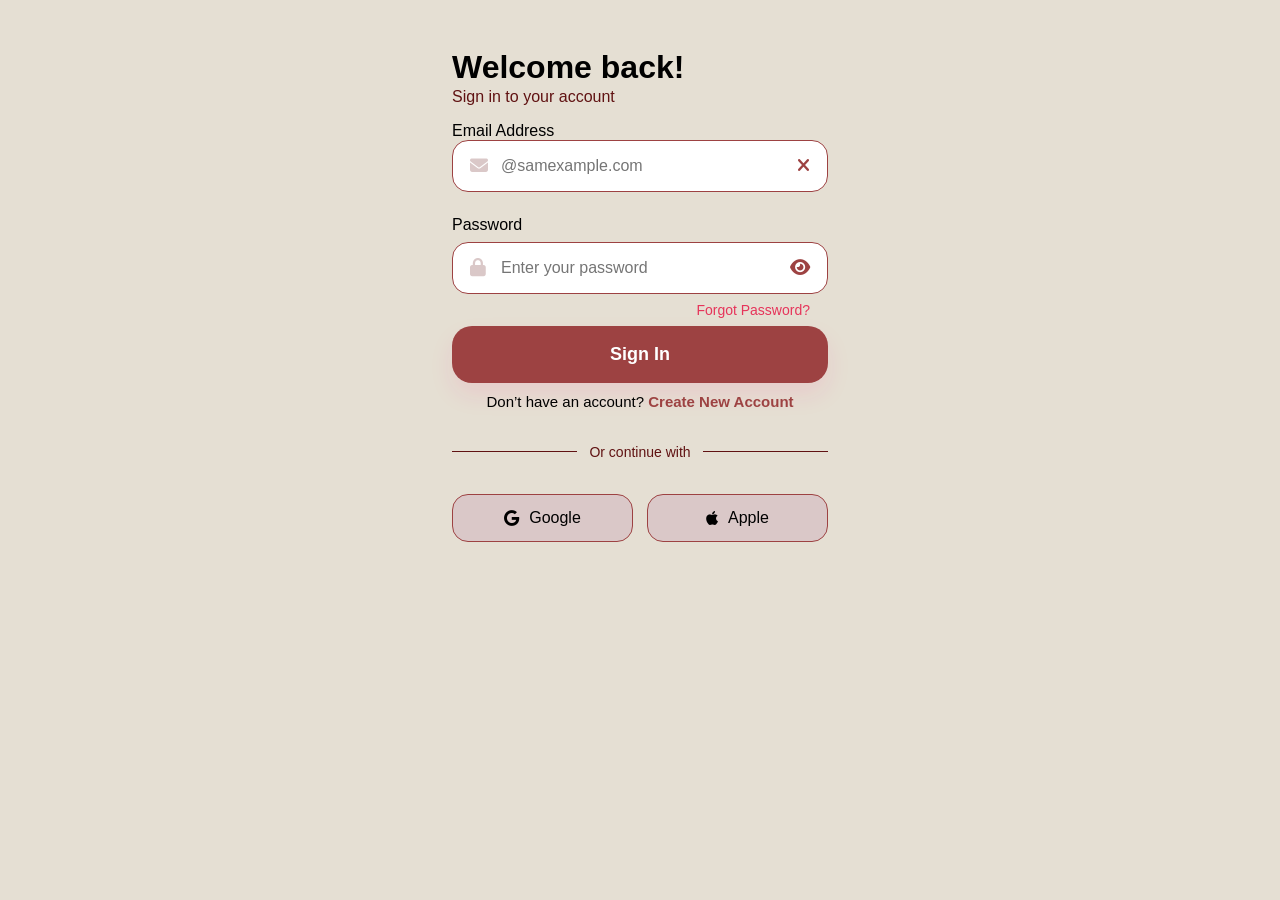
<file: log-in.html>
<!DOCTYPE html>
<html lang="en">
<head>
    <meta charset="UTF-8">
    <meta name="viewport" content="width=device-width, initial-scale=1.0">
     <title>Login</title>
    <link rel="stylesheet" href="https://cdnjs.cloudflare.com/ajax/libs/font-awesome/6.4.0/css/all.min.css" />

  <style>
    * {
      box-sizing: border-box;
      font-family: Poppins Bold, sans-serif;
    }

    body {
      margin: 0;
      background: #E5DFD3;
      display: flex;
      justify-content: center;
    }
.screen {
      width: 100%;
      max-width: 420px;
      padding: 28px 22px 40px;
    }

    .h1 {
      font-size: 34px;
      font-weight: 700;
      text-align: center;
      margin: 0 0 8px;
      color: #9D4242;
    }
    .subtitle {
      color: #601212;
      font-size: 16px;
      margin-top: -20px;
    }

    .label {
      display: block;
      font-weight: 600;
      margin-bottom: 8px;
      color: #0f172a;
    }

    .input-wrapper {
      position: relative;
      margin-bottom: 24px;
    }

    .input-wrapper input {
      width: 100%;
      padding: 16px 48px;
      font-size: 16px;
      border-radius: 16px;
      border: 1.5px solid #9D4242;
      outline: none;
    }

    .input-wrapper i.left {
      position: absolute;
      left: 18px;
      top: 50%; 
      transform: translateY(-50%);
      color: #DAC8C8;
      font-size: 18px;
    }

    .input-wrapper i.right {
      position: absolute;
      right: 18px;
      top: 50%;
      transform: translateY(-50%);
      color: #9D4242;
      font-size: 18px;
      cursor: pointer;
    }

    .password-header {
      display: flex;
      justify-content: space-between;
      align-items: center;
      margin-bottom: 8px;
    }

    .forgot {
      color: #e6345a;
      font-size: 14px;
      text-decoration: none;
      font-weight: 500;
    }
    .input-wrapper .forgot {
      position: absolute;
      right: 18px;
      top: 60%;
      transform: translateY(-100%);
    }

    .signin-btn {
      width: 100%;
      padding: 18px;
      font-size: 18px;
      font-weight: 600;
      color: #fff;
      background: #9D4242;
      border: none;
      border-radius: 20px;
      box-shadow: 0 12px 24px rgba(255, 30, 124, 0.096);
      cursor: pointer;
      bottom: 10px;
      margin-top: 8px;
    }

    .divider {
      display: flex;
      align-items: center;
      margin: 34px 0;
      font-size: 14px;
      color: #601212;
    }

    .divider::before,
    .divider::after {
      content: "";
      flex: 1;
      height: 1px;
      background: #601212;
    }

    .divider span {
      margin: 0 12px;
    }

    .social {
      display: flex;
      gap: 14px;
    }

    .social button {
      flex: 1;
      padding: 14px;
      border-radius: 16px;
      border: 1.5px solid #9D4242;
      background: #DAC8C8;
      font-size: 16px;
      font-weight: 500;
      display: flex;
      align-items: center;
      justify-content: center;
      gap: 10px;
      cursor: pointer;
    }

    .footer {
      margin-top: 10px;
      text-align: center;
      font-size: 15px;
      color: #000000;
    }

    .footer a {
      color: #9D4242;
      font-weight: 600;
      text-decoration: none;
    }
  </style>
<body>
    <div class="screen">
    <h1>Welcome back!</h1>
    <p class="subtitle">Sign in to your account</p>

    <label>Email Address</label>
    <div class="input-wrapper"> 
      <i class="fa-solid fa-envelope left"></i>
      <i class="fa-solid fa-xmark right"></i>
      <input type="email" placeholder="@samexample.com" />
    </div>
    <div class="password-header"
      <label>Password</label>
    </div>
    <div class="input-wrapper">
      <i class="fa-solid fa-lock left"></i>
      <i class="fa-solid fa-eye right"></i>
      <input type="password" placeholder="Enter your password" id="password" name="password" required />
    </div>
    <div class="input-wrapper">
      <a href="#" class="forgot">Forgot Password?</a>
    </div>
    
    <button class="signin-btn">Sign In <span> <a href="../home_screen/homescreen.html"></a> </span></button> 

    <div class="footer">
      Don’t have an account?
    <a href="../auth/sign-up.html">Create New Account</a>
    </div>

    <div class="divider">
      <span>Or continue with</span>
    </div>

    <div class="social">
      <button>
        <i class="fa-brands fa-google"></i>
        Google
      </button>
      <button>
        <i class="fa-brands fa-apple"></i>
        Apple
      </button>
    </div>
  </div>
</body>
</html>
</file>
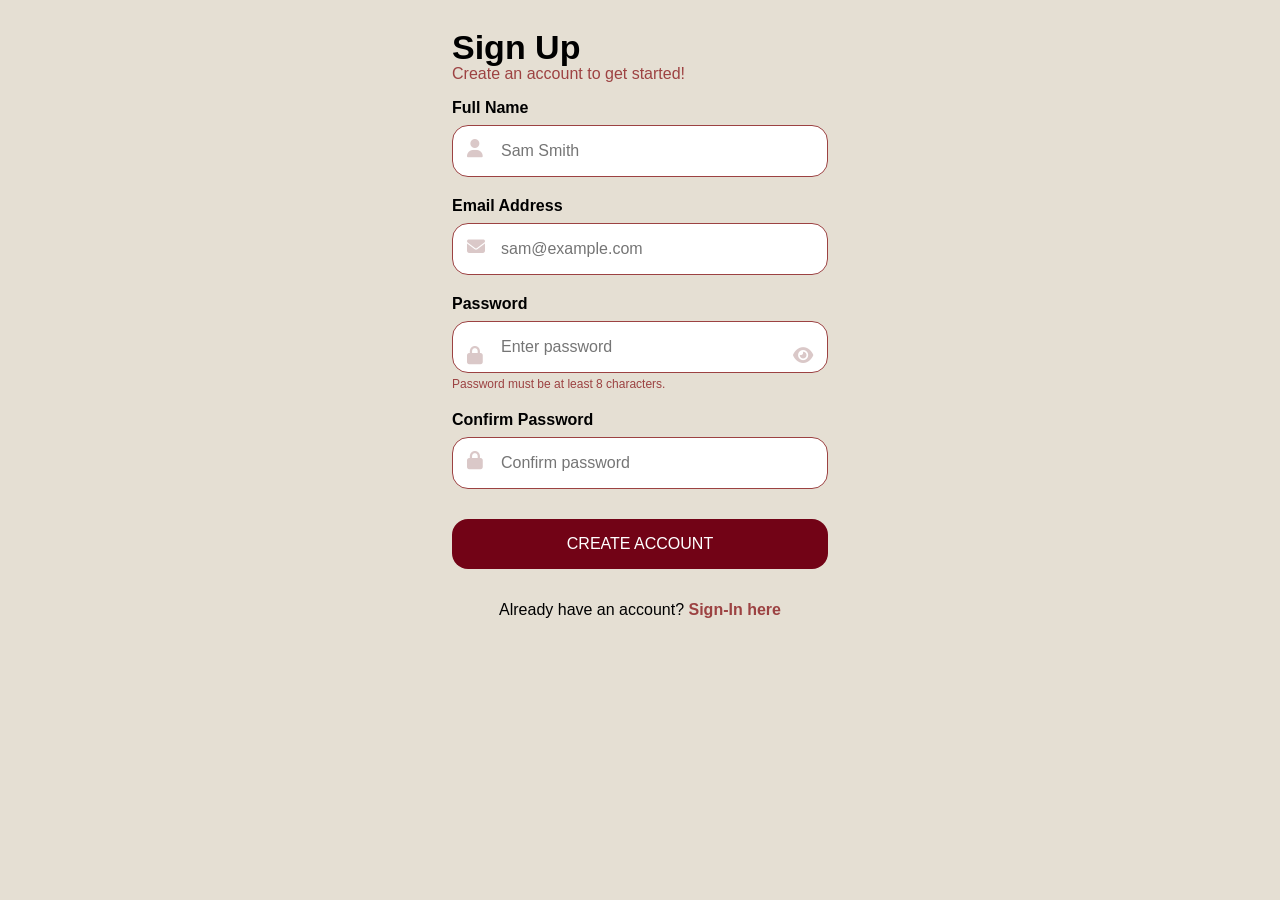
<file: auth/sign-up.html>
<!doctype html>
<html lang="en">
  <head>
    <meta charset="UTF-8" />
    <meta name="viewport" content="width=device-width, initial-scale=1.0" />
    <link
      rel="stylesheet"
      href="https://cdnjs.cloudflare.com/ajax/libs/font-awesome/6.4.0/css/all.min.css"
    />
    <title>Sign-Up</title>

    <style>
      * {
        box-sizing: border-box;
        font-family:
          -apple-system, BlinkMacSystemFont, "Segoe UI", Roboto, Helvetica,
          Arial, sans-serif;
      }

      body {
        margin: 0;
        background: #e5dfd3;
        display: flex;
        justify-content: center;
      }

      .screen {
        width: 100%;
        max-width: 420px;
        padding: 28px 22px 40px;
      }

      h1 {
        font-size: 34px;
        font-weight: 700;
        margin: 0 0 8px;
        color: #000000;
      }

      .subtitle {
        color: #9d4242;
        font-size: 16px;
        margin-top: -10px;
      }

      .input-wrapper {
        position: relative;
        margin-bottom: 20px;
      }

      .input-wrapper label {
        display: block;
        font-weight: 600;
        margin-bottom: 8px;
      }

      .input-wrapper input {
        width: 100%;
        padding: 16px 48px;
        font-size: 16px;
        border-radius: 16px;
        border: 1.5px solid #9c4242;
        outline: none;
      }

      .input-wrapper i.left {
        position: absolute;
        left: 15px;
        top: 58%;
        transform: translateY(-20%);
        color: #dac8c8;
        font-size: 18px;
      }

      .input-wrapper i.right {
        position: absolute;
        right: 15px;
        top: 58%;
        transform: translateY(-20%);
        color: #dac8c8;
        font-size: 18px;
      }
      button {
        width: 100%;
        padding: 16px;
        font-size: 16px;
        border-radius: 16px;
        border: none;
        background-color: #720316;
        color: #fff;
        cursor: pointer;
        margin-top: 10px;
      }

      button:hover {
        background-color: #b85656;
      }

      .footer {
        margin-top: 32px;
        text-align: center;
        font-size: 16px;
      }

      .footer a {
        color: #9c4242;
        font-weight: 600;
        text-decoration: none;
      }
    </style>
  </head>

  <body>
    <div class="screen">
      <h1>Sign Up</h1>
      <p class="subtitle">Create an account to get started!</p>

      <form action="/signup" method="POST">
        <div class="input-wrapper">
          <label for="fName">Full Name</label required>
          <i class="fas fa-user left"></i>


          <input
            type="text"
            placeholder="Sam Smith"
            id="fName"
            name="fName"
            required
          />
        </div>

        <div class="input-wrapper">
          <label for="email">Email Address</label>
          <i class="fas fa-envelope left"></i>

          <input
            type="email"
            id="email"
            name="email"
            placeholder="sam@example.com"
            required
          />
        </div>

        <div class="input-wrapper">
          <label for="password">Password</label>
          <i class="fas fa-lock left"></i>
          <i class="fas fa-eye right"></i>

          <input
            type="password"
            id="password"
            name="password"
            placeholder="Enter password"
            required
          />
          <p id="errorMessage" style="color: #9c4242; font-size: 12px; margin-top: 4px">
              Password must be at least 8 characters.
          </p>
        </div>

        <div class="input-wrapper">
          <label for="confirm_password">Confirm Password</label>
          <i class="fas fa-lock left"></i>

          <input
            type="password"
            id="confirm_password"
            name="confirm_password"
            placeholder="Confirm password"
            required
          />
        </div>

        <button type="submit">CREATE ACCOUNT</button>
      </form>

      <div class="footer">
        Already have an account?
        <a href="../auth/log-in.html">Sign-In here</a>
      </div>
    </div>
       <script src="/auth/sign-up.js"></script>
  </body>

</html>
</file>
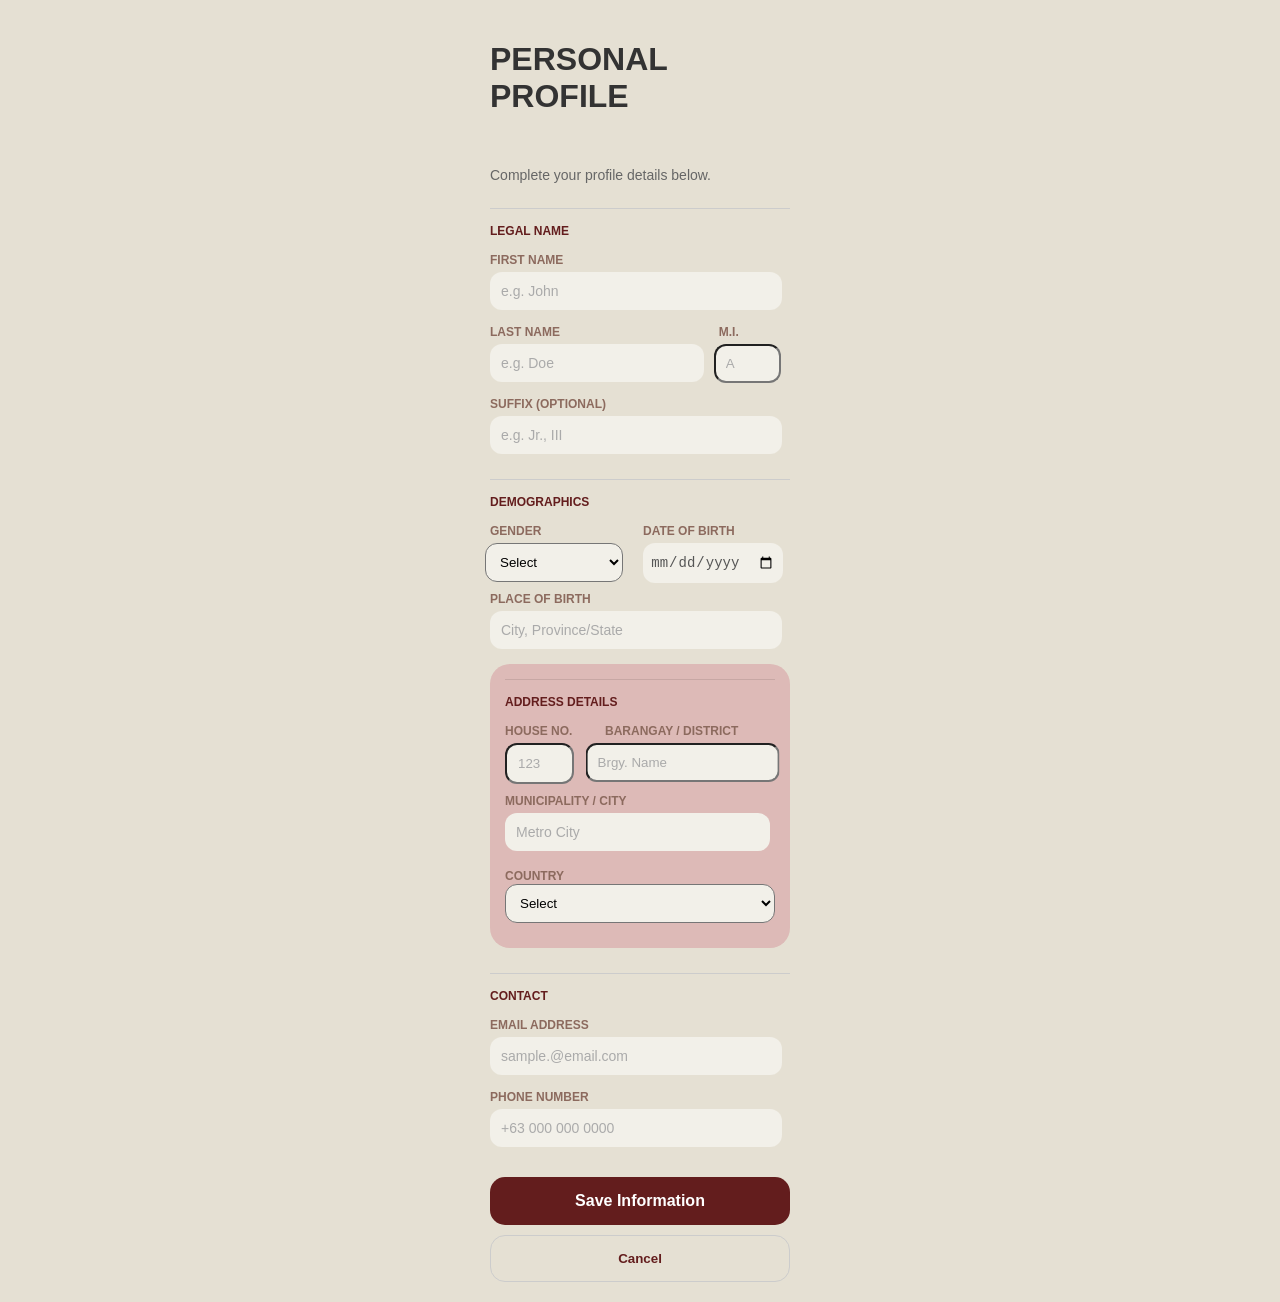
<file: home_screen/data.html>
<!doctype html>
<html lang="en">
  <head>
    <meta charset="UTF-8" />
    <meta name="viewport" content="width=device-width, initial-scale=1.0" />
    <title>Personal Profile Form</title>
    <link rel="stylesheet" href="data.css" />
    
  </head>
  <body>
    <div class="container">
      <header>
        <h1>PERSONAL PROFILE</h1>
      </header>

      <section class="intro">
        <p>Complete your profile details below.</p>
      </section>

      <form>
        <div class="section-label">LEGAL NAME</div>
        <div class="form-group flex-1">
          <label>FIRST NAME</label>
          <input type="text" placeholder="e.g. John" required />
        </div>

        <div class="row">
          <div class="form-group flex-3">
            <label>LAST NAME</label>
            <input type="text" placeholder="e.g. Doe" required />
          </div>
          <div class="form-item flex-1">
            <label>M.I.</label>
            <input type="text" placeholder="A" />
          </div>
        </div>

        <div class="form-group flex-1">
          <label>SUFFIX (OPTIONAL)</label>
          <input type="text" placeholder="e.g. Jr., III" />
        </div>

        <div class="section-label">DEMOGRAPHICS</div>
        <div class="row">
          <div class="field-group flex-1">
            <label>GENDER</label>
            <select>
              <option>Select</option>
              <option>Male</option>
              <option>Female</option>
            </select>
          </div>
          <div class="form-row flex-1">
            <label>DATE OF BIRTH</label>
            <input type="date" />
          </div>
        </div>
        <div class="form-group flex-1">
          <label>PLACE OF BIRTH</label>
          <input type="text" placeholder="City, Province/State" />
        </div>


        <!-- ADDRESS DETAILS -->
        <div class="address-card">
          <div class="section-label card-label">ADDRESS DETAILS</div>
          <div class="row">
            <div class="item-group flex-1">
              <label>HOUSE NO.</label>
              <input type="text" placeholder="123" required />
            </div>
            <div class="flex-group flex-2">
              <label>BARANGAY / DISTRICT</label>
              <input type="text" placeholder="Brgy. Name" required/>
            </div>
          </div>

          <div class="form-group full-width">
            <label>MUNICIPALITY / CITY</label>
            <input type="text" placeholder="Metro City" required />
          </div>
          <div class="form-field full-width" required>
            <label>COUNTRY</label>
            <select>
              <option>Select</option>
              <option>Philippines</option>
              <option>USA</option>
              <option>CANADA</option>
              <option>SINGAPORE</option>
            </select>
          </div>
        </div>

        <div class="section-label">CONTACT</div>
        <div class="form-group flex-1"">
          <label>EMAIL ADDRESS</label>
          <input type="email" placeholder="sample.@email.com" required />
        </div>
        <div class="form-group full-width">
          <label>PHONE NUMBER</label>
          <input type="tel" placeholder="+63 000 000 0000" />
        </div>

        <div class="actions">
          <button type="submit" class="btn-save">Save Information</button>
          <button type="button" class="btn-cancel">Cancel</button>
        </div>
      </form>
    </div>
    <script src="data.js" defer></script>
  </body>
</html>
</file>
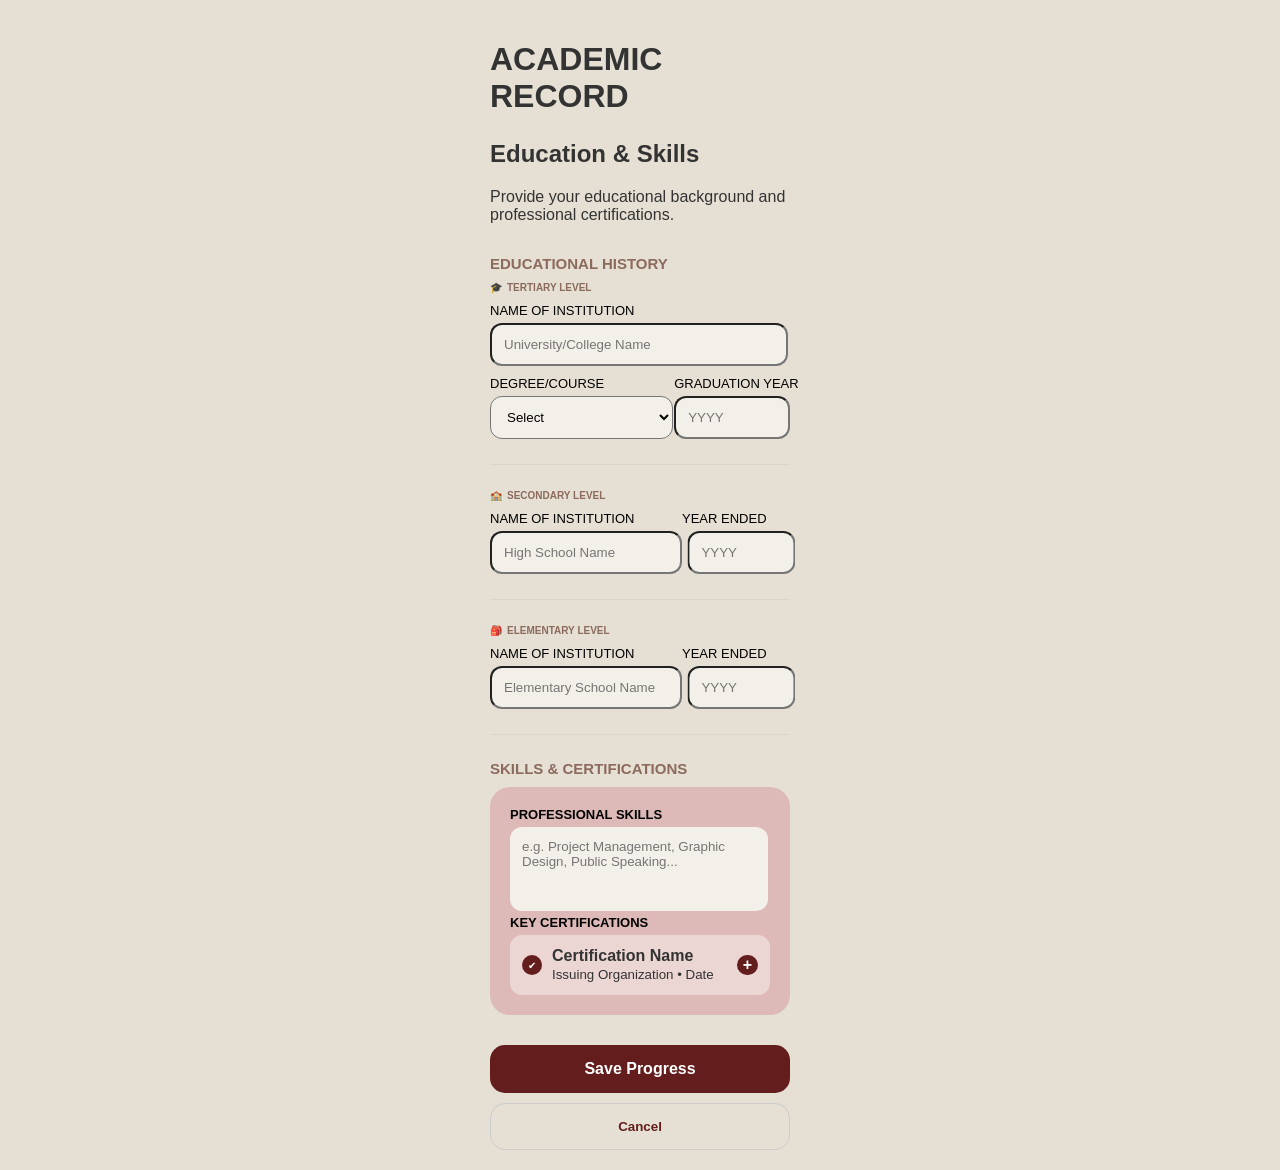
<file: home_screen/education.html>
<!doctype html>
<html lang="en">
  <head>
    <meta charset="UTF-8" />
    <meta name="viewport" content="width=device-width, initial-scale=1.0" />
    <title>Academic Record</title>
    <link rel="stylesheet" href="education.css" />
  </head>
  <body>
    <div class="container">
      <header>
        <h1>ACADEMIC RECORD</h1>
      </header>

      <section class="intro">
        <h2>Education & Skills</h2>
        <p>
          Provide your educational background and professional certifications.
        </p>
      </section>

      <form>
        <div class="section-label">EDUCATIONAL HISTORY</div>

        <div class="edu-block">
          <div class="level-header">
            <span class="icon">🎓</span> TERTIARY LEVEL
          </div>

        
          <div class="form-item full-width">
            <label>NAME OF INSTITUTION</label>
            <input type="text" placeholder="University/College Name" required />
          </div>
          <div class="input-row">
            <div class="form-field flex-3">
              <label>DEGREE/COURSE</label>
              <select name="degree" id="degree" />
                <option value="select">Select</option>
                <option value="bsc">BSIT</option>
                <option value="msc">BSCPE</option>
                <option value="phd">BSA</option>
              </select>
            </div>

            <div class="field-group flex-1">
              <label>GRADUATION YEAR</label>
              <input type="text" placeholder="YYYY" />
            </div>
          </div>
        </div>

        <!-- SECONDARY LEVEL -->

        <div class="edu-block">
          <div class="level-header">
            <span class="icon">🏫</span> SECONDARY LEVEL
          </div>
          <div class="row">
            <div class="form-group flex-2">
              <label>NAME OF INSTITUTION</label>
              <input type="text" placeholder="High School Name" required   />
            </div>
            <div class="field-row flex-1">
              <label>YEAR ENDED</label>
              <input type="text" placeholder="YYYY" />
            </div>
          </div>
        </div>


        <!-- ELEMENTARY LEVEL -->
        <div class="edu-block">
          <div class="level-header">
            <span class="icon">🎒</span> ELEMENTARY LEVEL
          </div>
          <div class="row">
            <div class="form-group flex-2">
              <label>NAME OF INSTITUTION</label>
              <input type="text" placeholder="Elementary School Name" required />
            </div>
            <div class="field-row flex-1">
              <label>YEAR ENDED</label>
              <input type="text" placeholder="YYYY" />
            </div>
          </div>
        </div>


        <!-- SKILLS & CERTIFICATIONS -->
        <div class="section-label">SKILLS & CERTIFICATIONS</div>
        <div class="skills-card">
          <div class="form-group full-width">
            <label class="dark-label">PROFESSIONAL SKILLS</label>
            <textarea
              placeholder="e.g. Project Management, Graphic Design, Public Speaking..."
            ></textarea>
          </div>

          <div class="form-group full-width">
            <label class="dark-label">KEY CERTIFICATIONS</label>
            <div class="cert-item">
              <div class="cert-info">
                <span class="cert-badge">✔</span>
                <div>
                  <strong>Certification Name</strong><br />
                  <small>Issuing Organization • Date</small>
                </div>
              </div>
              <button type="button" class="btn-add">+</button>
            </div>
          </div>
        </div>

        <!--buttons for save and cancel-->
        <div class="actions">
          <button type="submit" class="btn-save">Save Progress</button>
          <button type="button" class="btn-cancel">Cancel</button>
        </div>
      </form>
    </div>
  </body>
</html>
</file>
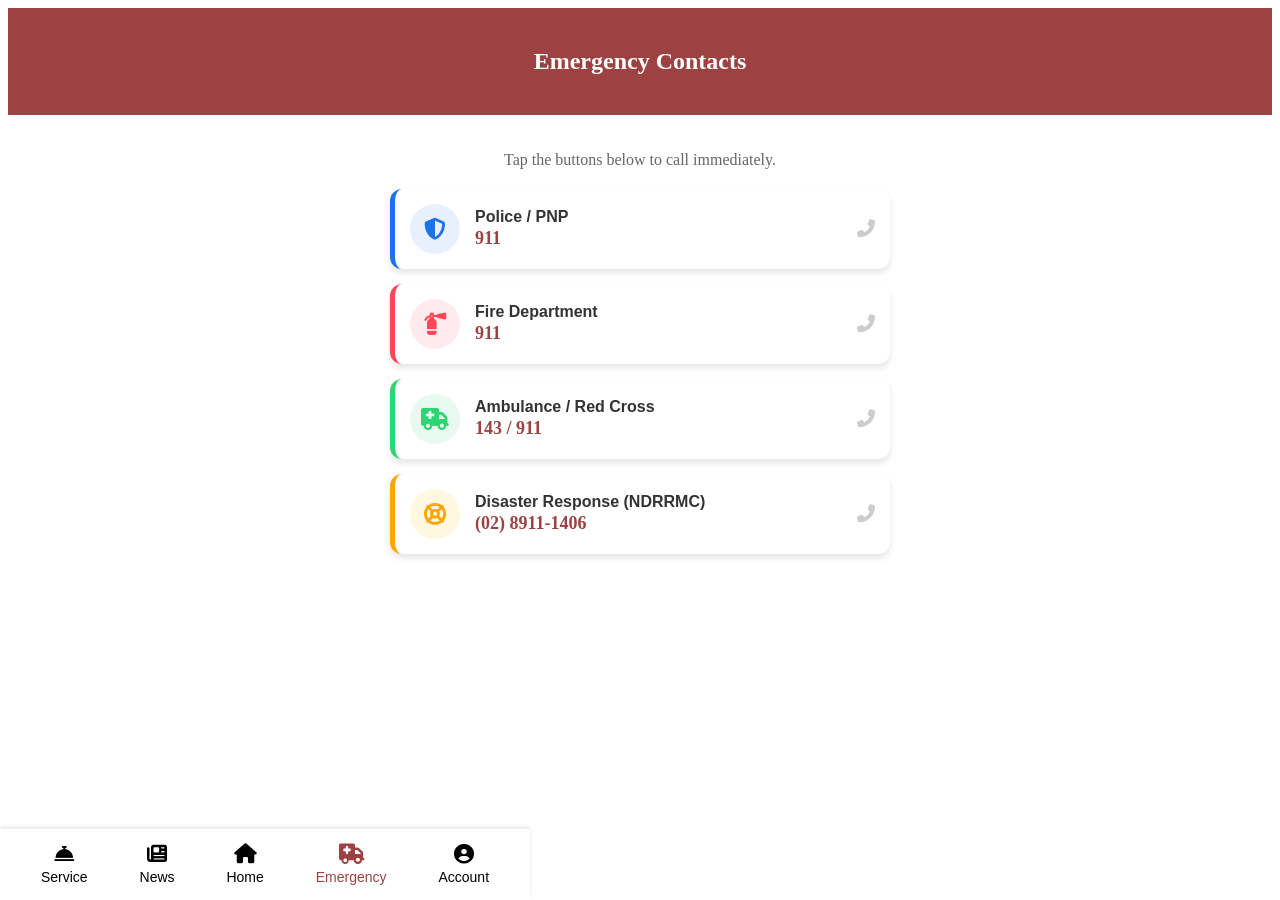
<file: home_screen/emergency.html>
<!doctype html>
<html lang="en">
  <head>
    <meta charset="UTF-8" />
    <meta name="viewport" content="width=device-width, initial-scale=1.0" />
    <title>Emergency - News & Updates</title>
    <link
      rel="stylesheet"
      href="https://cdnjs.cloudflare.com/ajax/libs/font-awesome/6.4.2/css/all.min.css"
    />
    <link rel="stylesheet" href="emergency.css" />
  </head>
  <body>
    <header class="app-header">
      <h2>Emergency Contacts</h2>
    </header>

    <div class="container emergency-container">
      <p class="emergency-desc">Tap the buttons below to call immediately.</p>

      <div class="emergency-list">
        <a href="tel:911" class="emergency-card police">
          <div class="icon-box"><i class="fas fa-shield-alt"></i></div>
          <div class="info">
            <h3>Police / PNP</h3>
            <p>911</p>
          </div>
          <i class="fas fa-phone-alt call-icon"></i>
        </a>

        <a href="tel:911" class="emergency-card fire">
          <div class="icon-box"><i class="fas fa-fire-extinguisher"></i></div>
          <div class="info">
            <h3>Fire Department</h3>
            <p>911</p>
          </div>
          <i class="fas fa-phone-alt call-icon"></i>
        </a>

        <a href="tel:911" class="emergency-card ambulance">
          <div class="icon-box"><i class="fas fa-ambulance"></i></div>
          <div class="info">
            <h3>Ambulance / Red Cross</h3>
            <p>143 / 911</p>
          </div>
          <i class="fas fa-phone-alt call-icon"></i>
        </a>

        <a href="tel:0288888888" class="emergency-card rescue">
          <div class="icon-box"><i class="fas fa-life-ring"></i></div>
          <div class="info">
            <h3>Disaster Response (NDRRMC)</h3>
            <p>(02) 8911-1406</p>
          </div>
          <i class="fas fa-phone-alt call-icon"></i>
        </a>
      </div>
    </div>

    <!-- NAVIGATION -->
    <nav class="navbar">
      <a href="service.html" class="nav-item">
        <i class="fas fa-concierge-bell"></i> Service
      </a>
      <a href="news.html" class="nav-item">
        <i class="fas fa-newspaper"></i> News
      </a>
      <a href="../home_screen/homescreen.html" class="nav-item">
        <i class="fas fa-home"></i> Home
      </a>
      <a href="emergency.html" class="nav-item active">
        <i class="fas fa-ambulance"></i> Emergency
      </a>
      <a href="account.html" class="nav-item">
        <i class="fas fa-user-circle"></i> Account
      </a>
    </nav>
  </body>
</html>
</file>
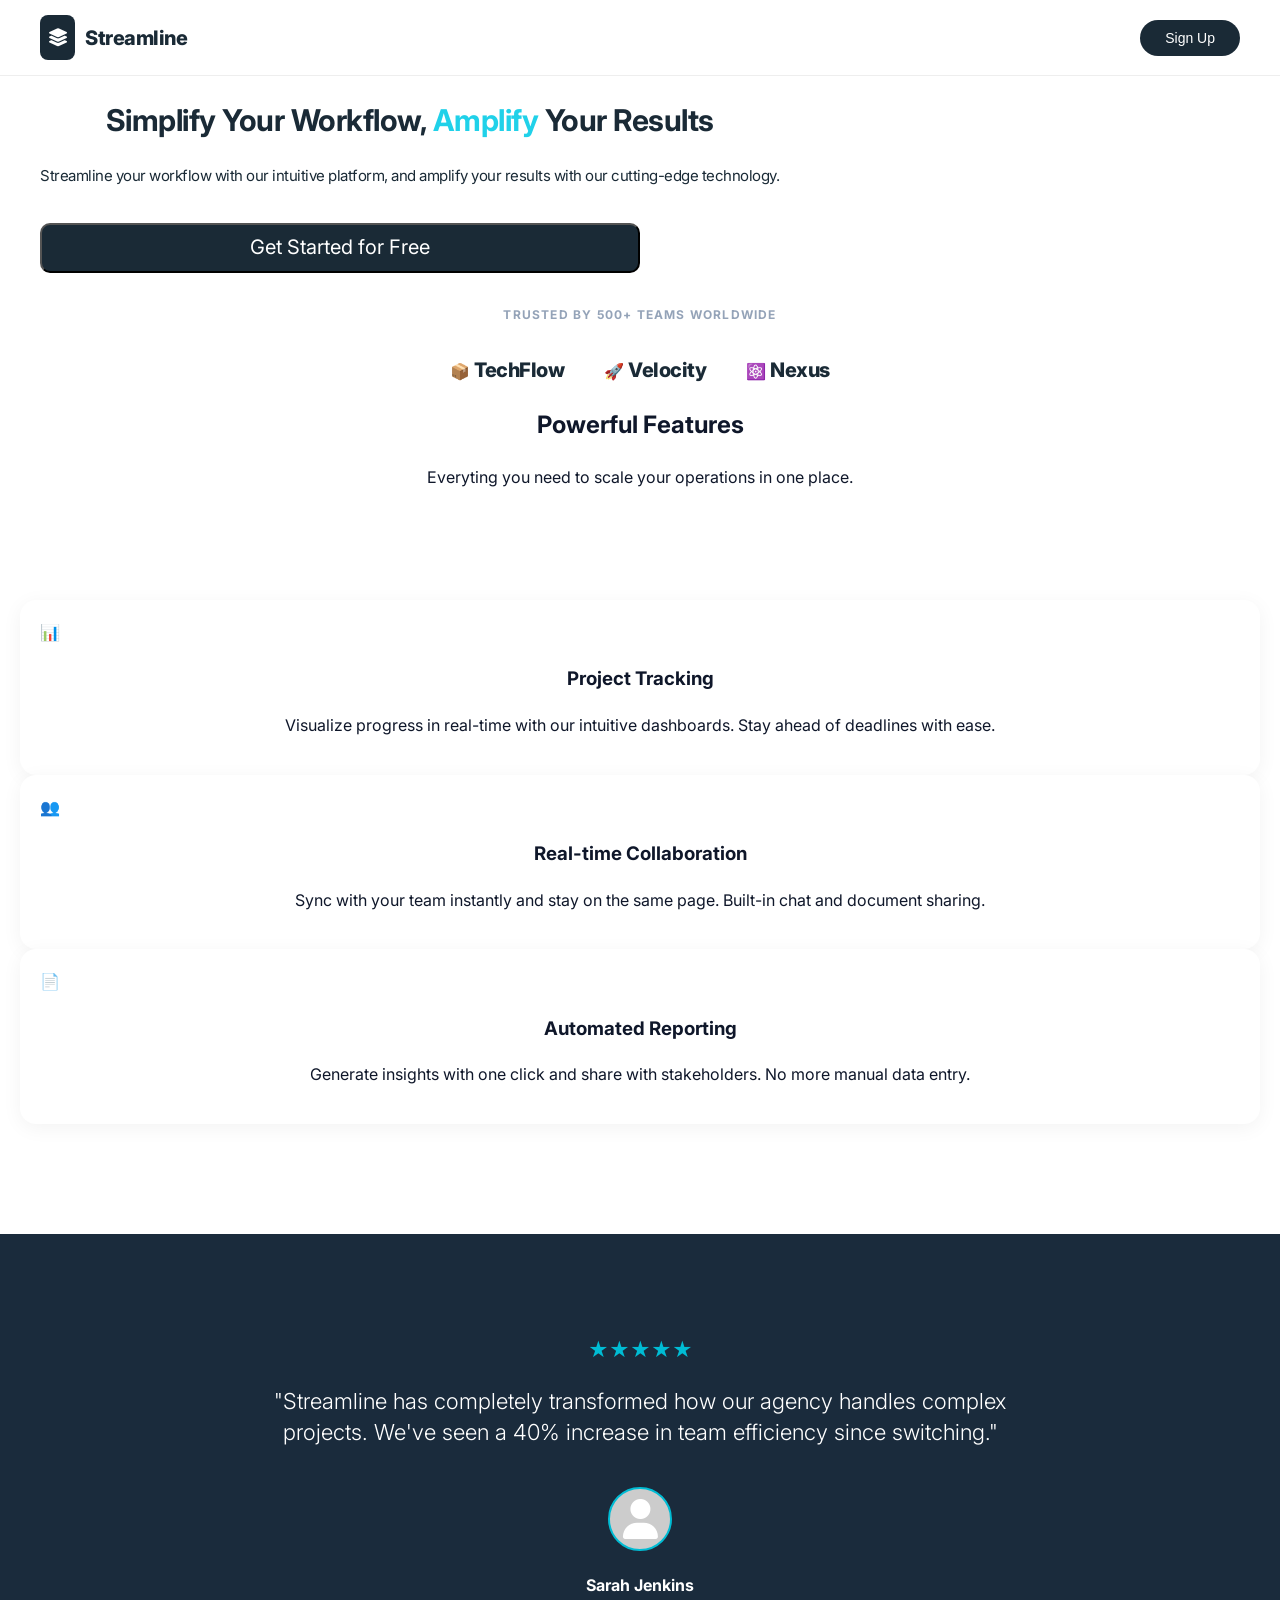
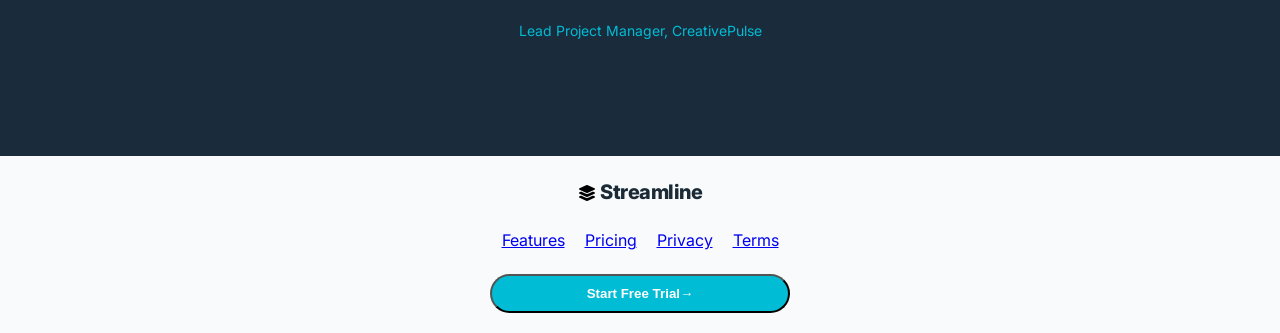
<file: home_screen/landing-page.html>
<!doctype html>
<html lang="en">
  <head>
    <meta charset="UTF-8" />
    <meta name="viewport" content="width=device-width, initial-scale=1.0" />
    <link rel="stylesheet" href="landing-page.css" />
    <link
      rel="stylesheet"
      href="https://cdnjs.cloudflare.com/ajax/libs/font-awesome/6.4.2/css/all.min.css"
    />
    <link rel="preconnect" href="https://fonts.googleapis.com">
<link rel="preconnect" href="https://fonts.gstatic.com" crossorigin>
<link href="https://fonts.googleapis.com/css2?family=Inter:ital,opsz,wght@0,14..32,100..900;1,14..32,100..900&display=swap" rel="stylesheet">
    <title>Document</title>
  </head>
  <body>
    <!--header-->
    <header class="landing-header">
      <div class="header-container">
        <div class="logo">
          <div class="logo-icon">
            <i class="fas fa-layer-group"></i>
          </div>
          <span class="logo-text">Streamline</span>
        </div>
        <div class="header-actions">
          <a href="signup.html" class="signup-btn">Sign Up</a>
        </div>
      </div>
    </header>

    <!--description-->
    <div class="" description>
      <div class="description-container">
        <div class="description-text">
          <h1><b> Simplify Your Workflow, <span class="highlight"> Amplify </span> Your Results</b></h1>
          <p>
            Streamline your workflow with our intuitive platform, and amplify
            your results with our cutting-edge technology.
          </p>
        </div>
      </div>
    </div>

    <!--button for get started-->
    <div class="button-container">
    <button class="get-started-btn">Get Started for Free</button>
    </div>

    <!--companies team-->
   <section class="trust-section">
    <p class="trust-heading">TRUSTED BY 500+ TEAMS WORLDWIDE</p>
   
    <div class="logo-grid">
        <div class="logo-item">
            <span class="icon">📦</span>
            <span class="logo-text">TechFlow</span>
        </div>
        <div class="logo-item">
            <span class="icon">🚀</span>
            <span class="logo-text">Velocity</span>
        </div>
        <div class="logo-item">
            <span class="icon">⚛️</span>
            <span class="logo-text">Nexus</span>
        </div>
    </div>
</section>

<section class="category-section">
    <div class="category-header">
        <h2><b> Powerful Features </b></h2>
        <p> Everyting you need to scale your operations in one place.</p>
    </div>
    <section class="cards-container">
    <div class="card">
        <div class="icon-box">📊</div>
        <h3>Project Tracking</h3>
        <p>Visualize progress in real-time with our intuitive dashboards. Stay ahead of deadlines with ease.</p>
    </div>

    <div class="card">
        <div class="icon-box">👥</div>
        <h3>Real-time Collaboration</h3>
        <p>Sync with your team instantly and stay on the same page. Built-in chat and document sharing.</p>
    </div>

    <div class="card">
        <div class="icon-box">📄</div>
        <h3>Automated Reporting</h3>
        <p>Generate insights with one click and share with stakeholders. No more manual data entry.</p>
    </div>
</section>

<!--testimonials-->
<section class="testimonial">
    <div class="stars">★★★★★</div>
    <blockquote>
        "Streamline has completely transformed how our agency handles complex projects. We've seen a 40% increase in team efficiency since switching."
    </blockquote>
    <div class="author">
        <div class="avatar">
            <i class="fa-solid fa-user"></i>
        </div>
        <h4>Sarah Jenkins</h4>
        <p>Lead Project Manager, CreativePulse</p>
    </div>
</section>

<!--footer-->
<footer class="footer">
        <div class="footer-logo">
          <div class="footer-icon">
            <i class="fas fa-layer-group"></i>
            <span class="logo-text">Streamline</span>
          </div>
        </div>
        <nav class="footer-links">
            <a href="#">Features</a>
            <a href="#">Pricing</a>
            <a href="#">Privacy</a>
            <a href="#">Terms</a>
        </nav>
        <button class="btn-cta">Start Free Trial <span>→</span></button>
    </footer>
  </body>
</html>
</file>
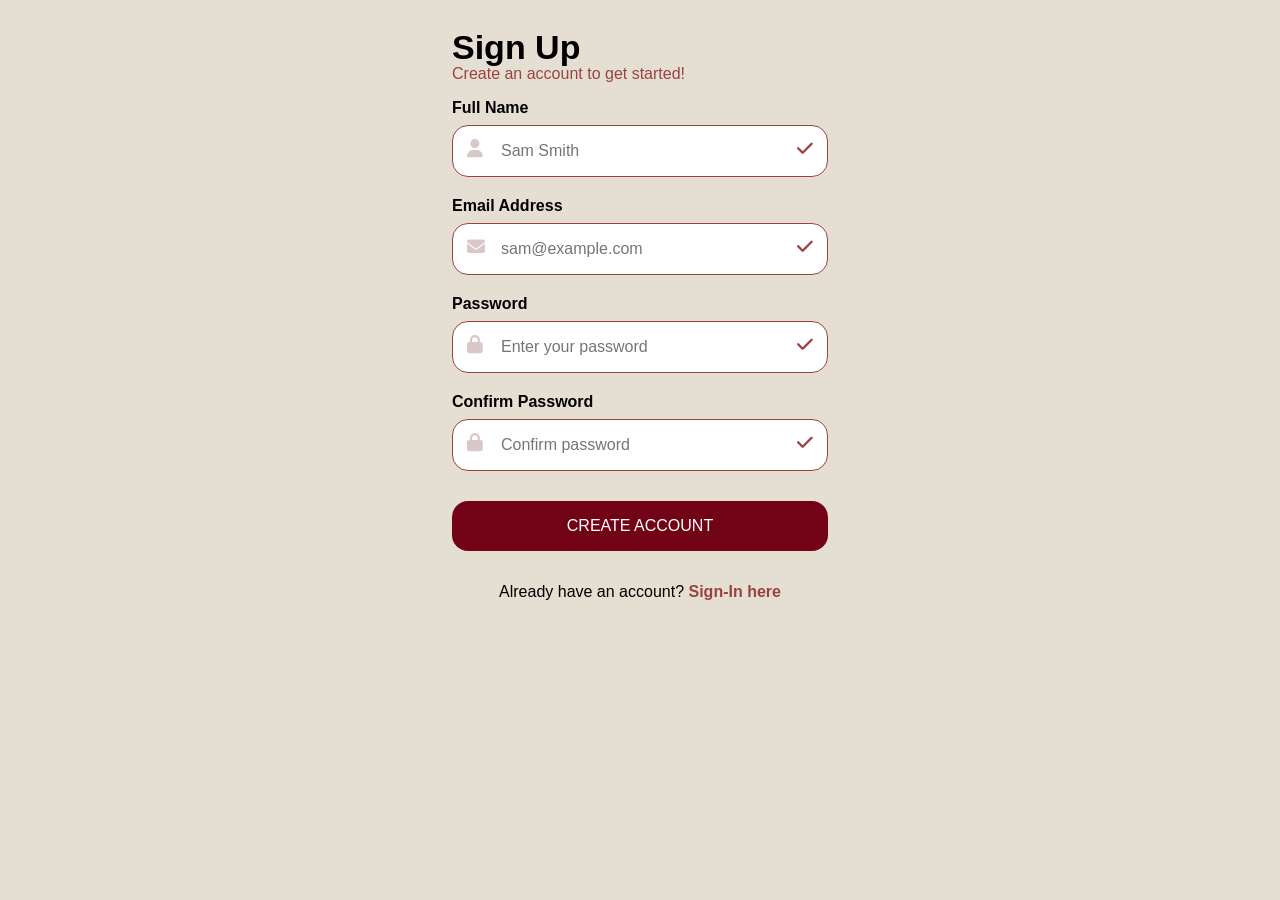
<file: home_screen/sign-up.html>
<!doctype html>
<html lang="en">
  <head>
    <meta charset="UTF-8" />
    <meta name="viewport" content="width=device-width, initial-scale=1.0" />
    <link
      rel="stylesheet"
      href="https://cdnjs.cloudflare.com/ajax/libs/font-awesome/6.4.0/css/all.min.css"
    />
    <title>Sign-Up</title>

    <style>
      * {
        box-sizing: border-box;
        font-family:
          -apple-system, BlinkMacSystemFont, "Segoe UI", Roboto, Helvetica,
          Arial, sans-serif;
      }

      body {
        margin: 0;
        background: #e5dfd3;
        display: flex;
        justify-content: center;
      }

      .screen {
        width: 100%;
        max-width: 420px;
        padding: 28px 22px 40px;
      }

      h1 {
        font-size: 34px;
        font-weight: 700;
        margin: 0 0 8px;
        color: #000000;
      }

      .subtitle {
        color: #9d4242;
        font-size: 16px;
        margin-top: -10px;
      }

      .input-wrapper {
        position: relative;
        margin-bottom: 20px;
      }

      .input-wrapper label {
        display: block;
        font-weight: 600;
        margin-bottom: 8px;
      }

      .input-wrapper input {
        width: 100%;
        padding: 16px 48px;
        font-size: 16px;
        border-radius: 16px;
        border: 1.5px solid #9c4242;
        outline: none;
      }

      .input-wrapper i.left {
        position: absolute;
        left: 15px;
        top: 58%;
        transform: translateY(-20%);
        color: #dac8c8;
        font-size: 18px;
      }

      .input-wrapper i.right {
        position: absolute;
        right: 15px;
        top: 58%;
        transform: translateY(-20%);
        color: #9c4242;
        font-size: 18px;
        cursor: pointer;
      }

      button {
        width: 100%;
        padding: 16px;
        font-size: 16px;
        border-radius: 16px;
        border: none;
        background-color: #720316;
        color: #fff;
        cursor: pointer;
        margin-top: 10px;
      }

      button:hover {
        background-color: #b85656;
      }

      .footer {
        margin-top: 32px;
        text-align: center;
        font-size: 16px;
      }

      .footer a {
        color: #9c4242;
        font-weight: 600;
        text-decoration: none;
      }
    </style>
  </head>

  <body>
    <div class="screen">
      <h1>Sign Up</h1>
      <p class="subtitle">Create an account to get started!</p>

      <form action="/signup" method="POST">
        <div class="input-wrapper">
          <label for="fName">Full Name</label>
          <i class="fas fa-user left"></i>
          <i class="fas fa-check right"></i>
          <input
            type="text"
            placeholder="Sam Smith"
            id="fName"
            name="fName"
            required
          />
        </div>

        <div class="input-wrapper">
          <label for="email">Email Address</label>
          <i class="fas fa-envelope left"></i>
          <i class="fas fa-check right"></i>
          <input
            type="email"
            id="email"
            name="email"
            placeholder="sam@example.com"
            required
          />
        </div>

        <div class="input-wrapper">
          <label for="password">Password</label>
          <i class="fas fa-lock left"></i>
          <i class="fas fa-check right"></i>
          <input
            type="password"
            id="password"
            name="password"
            placeholder="Enter your password"
            required
          />
        </div>

        <div class="input-wrapper">
          <label for="confirm_password">Confirm Password</label>
          <i class="fas fa-lock left"></i>
          <i class="fas fa-check right"></i>
          <input
            type="password"
            id="confirm_password"
            name="confirm_password"
            placeholder="Confirm password"
            required
          />
        </div>

        <button type="submit">CREATE ACCOUNT</button>
      </form>

      <div class="footer">
        Already have an account?
        <a href="../auth/log-in.html">Sign-In here</a>
      </div>
    </div>
  </body>
</html>
</file>
<file: home_screen/data.css>
:root {
  --bg-color: #e5e0d3;
  --card-pink: #ddbab7;
  --text-maroon: #631d1d;
  --input-bg: #f2f0e9;
  --label-color: #8c6a5e;
}

body {
  background-color: var(--bg-color);
  font-family: "inter", sans-serif;
  margin: 0;
  display: flex;
  justify-content: center;
  color: #333;
}

.container {
  width: 100%;
  max-width: 300px;
  padding: 20px;
}

header {
  display: flex;
  align-items: center;
  margin-bottom: 30px;
}

.header h1 {
  flex-grow: 1;
  text-align: center;
  font-size: 14px;
  letter-spacing: 1.5px;
  color: #444;
}

.intro h2 {
  color: var(--text-maroon);
  margin: 0;
  font-size: 28px;
}

.intro p {
  color: #666;
  margin-top: 5px;
  font-size: 14px;
}

.form {
  padding: 20px;
  border-radius: 8px;
}

.section-label {
  border-top: 1px solid #ccc;
  color: var(--text-maroon);
  font-size: 12px;
  font-weight: bold;
  padding-top: 15px;
  margin: 25px 0 15px 0;
}

.form-group {
  display: flex;
  flex-direction: column;
  margin-bottom: 15px;
}

.form-group label {
  margin-bottom: 5px;
  font-size: 12px;
  font-weight: bold;
  color: var(--label-color);
}

.form-group input,
.form-group textarea,
.form-group option {
  background-color: var(--input-bg);
  border: 1px solid transparent;
  border-radius: 12px;
  padding: 10px;
  font-size: 14px;
  color: #555;
  outline: none;
  width: 90%;
  display: flex;
  justify-content: center;
  position: relative;
}

.form-row label {
  margin-bottom: 5px;
  font-size: 12px;
  font-weight: bold;
  color: var(--label-color);
}

.form-row input {
  background-color: var(--input-bg);
  border: 1px solid transparent;
  border-radius: 12px;
  padding: 10px;
  font-size: 14px;
  color: #555;
  outline: none;
  width: 80%;
  display: flex;
  justify-content: center;
  position: relative;
}

.form-group select {
  background-color: var(--input-bg);
  border: 1px solid transparent;
  border-radius: 12px;
  padding: 10px;
  font-size: 14px;
  color: #555;
  outline: none;
  width: 90%;
  display: flex;
  justify-content: center;
  position: relative;
}

.field-group select {
  background-color: var(--input-bg);
  border-radius: 12px;
  padding: 10px;
  max-width: 110%;
  margin-bottom: 10px;
  transform: translate(-5px);
  display: flex;
}

.field-group label {
  margin-bottom: 5px;
  font-size: 12px;
  font-weight: bold;
  color: var(--label-color);
}

.form-field label {
  margin-bottom: 5px;
  font-size: 12px;
  font-weight: bold;
  color: var(--label-color);
  transform: translate(50px);
}

.form-field select {
  background-color: var(--input-bg);
  border-radius: 12px;
  padding: 10px;
  width: 100%;
  margin-bottom: 10px;
  display: flex;
}

.form-item label {
  margin-bottom: 5px;
  font-size: 12px;
  font-weight: bold;
  color: var(--label-color);
}

.item-group input {
  background-color: var(--input-bg);
  border-radius: 12px;
  padding: 11px;
  width: 50%;
  margin-bottom: 10px;
  justify-content: center;
  display: flex;
}

.item-group label {
  margin-bottom: 5px;
  font-size: 12px;
  font-weight: bold;
  color: var(--label-color);
}

.form-item input {
  background-color: var(--input-bg);
  border-radius: 12px;
  padding: 10px;
  width: 60%;
  margin-bottom: 10px;
  transform: translate(-5px);
  display: flex;
}

.flex-group input {
  background-color: var(--input-bg);
  border-radius: 11px;
  padding: 10px;
  width: 100%;
  margin-bottom: 10px;
  display: flex;
  transform: translate(-10%);
}

.flex-group label {
  margin-bottom: 5px;
  font-size: 12px;
  font-weight: bold;
  text-align: left;
  color: var(--label-color);
}

input::placeholder {
  color: #aaa;
}

/* Layout helpers */
.row {
  display: flex;
  gap: 15px;
}

.flex-1 {
  flex: 1;
  display: flex;
  flex-direction: column;
}
.flex-2 {
  flex: 2;
  display: flex;
  flex-direction: column;
}
.flex-3 {
  flex: 3;
  display: flex;
  flex-direction: column;
}

/* Address Card Specifics */
.address-card {
  background-color: var(--card-pink);
  padding: 15px;
  border-radius: 20px;
  margin-bottom: 25px;
}

.card-label {
  border-top: 1px solid rgba(0, 0, 0, 0.1);
  margin-top: 0;
  padding-top: 15px;
}

/* Buttons */
.actions {
  margin-top: 30px;
  display: flex;
  flex-direction: column;
  gap: 10px;
}

.btn-save {
  background-color: var(--text-maroon);
  color: white;
  border: none;
  padding: 15px;
  border-radius: 15px;
  font-weight: bold;
  font-size: 16px;
  cursor: pointer;
}

.btn-cancel {
  background-color: transparent;
  color: var(--text-maroon);
  border: 1px solid #ccc;
  padding: 15px;
  border-radius: 15px;
  font-weight: bold;
  cursor: pointer;
}
</file>
<file: home_screen/education.css>
:root {
  --bg-color: #e5e0d3;
  --card-pink: #ddbab7;
  --text-maroon: #631d1d;
  --input-bg: #f2f0e9;
  --label-color: #8c6a5e;
}

body {
  background-color: var(--bg-color);
  font-family: "inter", sans-serif;
  margin: 0;
  display: flex;
  box-sizing: border-box;
  justify-content: center;
  color: #333;
  overflow-x: hidden;
}

.container {
  width: 100%;
  padding: 20px;
  max-width: 300px;
  justify-content: center;
  align-items: center;
}

.intro {
  margin-top: 25px;
  padding-bottom: 15px;
  font-family: "Inter", sans-serif;
}

.section-label {
  font-size: 15px;
  font-weight: bold;
  color: var(--label-color);
  margin-bottom: 10px;
}

.level-header {
  font-size: 10px;
  font-weight: bold;
  color: var(--label-color);
  margin-bottom: 10px;
  display: flex;
  align-items: center;
  gap: 5px;
}
.field-row label {
  display: block;
  margin-bottom: 5px;
  font-size: 13px;
  color: black;
  align-items: right;
  text-align: justify;
}

.field-row input {
  background-color: var(--input-bg);
  border-radius: 12px;
  padding: 12px;
  width: 80px;
  margin-bottom: 10px;
  display: flex;
  transform: translate(5%);
  position: relative;
}

.form-field label {
  display: block;
  margin-bottom: 5px;
  font-size: 13px;
  color: black;
}

.form-field select {
  background-color: var(--input-bg);
  border-radius: 12px;
  padding: 12px;
  width: 160%;
  margin-bottom: 10px;
  gap: 16px;
}

.form-item input {
  background-color: var(--input-bg);
  border-radius: 12px;
  padding: 12px;
  width: 90%;
  margin-bottom: 10px;
  justify-content: center;
  display: flex;
}

.form-item label {
  display: block;
  margin-bottom: 5px;
  font-size: 13px;
  color: black;
}

.form-group select {
  background-color: var(--input-bg);
  border-radius: 12px;
  padding: 12px;
  width: 150%;
  margin-bottom: 10px;
  gap: 16px;
}

.form-group input {
  background-color: var(--input-bg);
  border-radius: 12px;
  padding: 12px;
  width: 90%;
  margin-bottom: 10px;
  justify-content: center;
  display: flex;
}

.form-group textarea {
  background-color: var(--input-bg);
  border: none;
  border-radius: 12px;
  padding: 12px;
  font-family: inherit;
  resize: none;
  height: 60px;
}

.form-group label {
  display: block;
  margin-bottom: 5px;
  font-size: 13px;
  color: black;
}

.field-group input {
  background-color: var(--input-bg);
  border-radius: 12px;
  padding: 12px;
  width: 50%;
  margin-bottom: 10px;
  transform: translate(60px);
  display: flex;
}

.field-group label {
  display: block;
  margin-bottom: 5px;
  font-size: 13px;
  color: black;
  transform: translate(60px);
}

.edu-block {
  margin-bottom: 25px;
  padding-bottom: 15px;
  border-bottom: 1px solid rgba(0, 0, 0, 0.05);
}

.edu-block:last-of-type {
  border-bottom: none;
}

.row {
  display: flex;
  gap: 10px;
  max-width: 100%;
}

.input-row {
  display: flex;
  gap: 10px;
  max-width: 100%;
}

.form-group flex-1 {
  flex: 1;
  display: flex;
  flex-direction: column;
}

.form-group flex-1 input {
  width: 100%;
}

.form-group flex-2 {
  flex: 2;
  display: flex;
  flex-direction: column;
}

.skills-card {
  background-color: var(--card-pink);
  padding: 20px;
  border-radius: 20px;
}

.skills-card textarea {
  background-color: var(--input-bg);
  border: none;
  border-radius: 12px;
  padding: 12px;
  font-family: inherit;
  resize: none;
  height: 60px;
  width: 90%;
}

.dark-label {
  color: #333;
  font-size: 12px;
  font-weight: bold;
  display: block;
  margin-bottom: 5px;
}

.cert-item {
  background-color: rgba(255, 255, 255, 0.4);
  border-radius: 12px;
  padding: 12px;
  display: flex;
  justify-content: space-between;
  align-items: center;
}

.cert-info {
  display: flex;
  align-items: center;
  gap: 10px;
  font-size: 16px;
}

.cert-badge {
  background-color: var(--text-maroon);
  color: white;
  width: 20px;
  height: 20px;
  display: flex;
  align-items: center;
  justify-content: center;
  border-radius: 50%;
  font-size: 10px;
}

.btn-add {
  background-color: var(--text-maroon);
  color: white;
  border: none;
  border-radius: 15px;
  font-weight: bold;
  font-size: 16px;
  cursor: pointer;
}

/* Buttons */
.actions {
  margin-top: 30px;
  display: flex;
  flex-direction: column;
  gap: 10px;
}

.btn-save {
  background-color: var(--text-maroon);
  color: white;
  border: none;
  padding: 15px;
  border-radius: 15px;
  font-weight: bold;
  font-size: 16px;
  cursor: pointer;
}

.btn-cancel {
  background-color: transparent;
  color: var(--text-maroon);
  border: 1px solid #ccc;
  padding: 15px;
  border-radius: 15px;
  font-weight: bold;
  cursor: pointer;
}
</file>
<file: home_screen/emergency.css>
/* Header Style */
.app-header {
  background-color: #9d4242;
  color: white;
  padding: 20px;
  text-align: center;
  position: sticky;
  top: 0;
  z-index: 1000;
}

.emergency-container {
  padding: 20px;
  margin-bottom: 100px; /* Space para hindi matakpan ng navbar */
}

.emergency-desc {
  text-align: center;
  color: #666;
  margin-bottom: 20px;
}

/* Emergency Card Styles */
.emergency-list {
  display: flex;
  flex-direction: column;
  gap: 15px;
  max-width: 500px;
  margin: 0 auto;
}

.emergency-card {
  display: flex;
  align-items: center;
  text-decoration: none;
  background: white;
  padding: 15px;
  border-radius: 12px;
  box-shadow: 0 4px 6px rgba(0, 0, 0, 0.1);
  transition: transform 0.2s;
  border-left: 5px solid #ccc;
}

.emergency-card:active {
  transform: scale(0.98);
}

.emergency-card .icon-box {
  width: 50px;
  height: 50px;
  border-radius: 50%;
  display: flex;
  align-items: center;
  justify-content: center;
  font-size: 22px;
  margin-right: 15px;
}

.emergency-card .info {
  flex-grow: 1;
}

.emergency-card h3 {
  margin: 0;
  font-size: 16px;
  color: #333;
  font-family: sans-serif;
}

.emergency-card p {
  margin: 2px 0 0 0;
  font-size: 18px;
  font-weight: bold;
  color: #9d4242;
}

.call-icon {
  color: #ccc;
  font-size: 18px;
}

/* Colors for each type */
.police {
  border-left-color: #1a73e8;
}
.police .icon-box {
  background: #e8f0fe;
  color: #1a73e8;
}

.fire {
  border-left-color: #ff4757;
}
.fire .icon-box {
  background: #ffebee;
  color: #ff4757;
}

.ambulance {
  border-left-color: #2ed573;
}
.ambulance .icon-box {
  background: #e8f9ef;
  color: #2ed573;
}

.rescue {
  border-left-color: #ffa502;
}
.rescue .icon-box {
  background: #fff8e1;
  color: #ffa502;
}

.navbar {
  display: flex;
  justify-content: space-around;
  background-color: #ffffff;
  padding: 15px;
  position: fixed;
  bottom: 0;
  left: 0;
  width: 100%;
  max-width: 500px;
  box-shadow: 0px -2px 4px rgba(0, 0, 0, 0.1);
}

.nav-item {
  color: rgb(0, 0, 0);
  text-decoration: none;
  display: flex;
  flex-direction: column; /* Stack icon on top of text */
  align-items: center;
  gap: 5px; /* Space between icon and text */
  font-family: sans-serif;
  font-size: 14px;
  position: relative;
}

.nav-item i {
  font-size: 20px; /* Makes the icon slightly larger */
}

.nav-item:hover,
.active {
  color: #9d4242; /* Highlight color */
}
</file>
<file: home_screen/landing-page.css>
/*header*/
.landing-header {
  background-color: #ffffff;
  padding: 15px 0;
  border-bottom: 1px solid #eee;
  width: 100%;
}

.header-container {
  display: flex;
  justify-content: space-between; /* Pinaghihiwalay ang logo at button */
  align-items: center;
  max-width: 1200px; /* Standard width para sa desktop */
  margin: 0 auto;
  padding: 0 20px;
}

.description-text {
  font-family: "Inter", sans-serif;
  font-size: 15px;
  color: #1a2a36;
  letter-spacing: -0.5px;
  text-align: center;
}

/* Logo Styling */
.logo {
  display: flex;
  align-items: center;
  gap: 10px;
}

.logo-icon {
  background-color: #1a2a36; /* Dark color base sa image */
  color: white;
  width: 35px;
  height: 45px;
  border-radius: 8px;
  display: flex;
  align-items: center;
  justify-content: center;
  font-size: 18px;
}

.logo-text {
  font-family: "Inter", sans-serif; /* O sans-serif */
  font-weight: 800;
  font-size: 20px;
  color: #1a2a36;
  letter-spacing: -0.5px;
}

/* Sign Up Button Styling */
.signup-btn {
  background-color: #1a2a36; /* Dark color base sa image */
  color: white;
  text-decoration: none;
  padding: 10px 25px;
  border-radius: 30px; /* Pill shape gaya ng nasa image */
  font-family: sans-serif;
  font-weight: 500;
  font-size: 14px;
  transition: opacity 0.3s ease;
}

.signup-btn:hover {
  opacity: 0.9;
}
/*discription*/
.description {
  background-color: #dbdbdb;
  padding: 15px 0;
  border-bottom: 1px solid #c9c6c6;
  width: 100%;
  font-family: "Inter", sans-serif;
}

.highlight {
  font-weight: bold;
  color: #20d1e9;
  font-family: "Inter", sans-serif;
}

.description-container {
  display: flex;
  justify-content: space-between; /* Pinaghihiwalay ang logo at button */
  align-items: center;
  max-width: 1200px; /* Standard width para sa desktop */
  margin: 0 auto;
  padding: 0 20px;
}
.button-container {
  display: flex;
  justify-content: space-between;
  align-items: center;
  max-width: 100x; /* Standard width para sa desktop */
  padding: 0 20px;
}
.get-started-btn {
  display: flex;
  background-color: #1a2a36; /* Dark color base sa image */
  color: white;
  text-decoration: none;
  padding: 10px 25px;
  font-family: "Inter", sans-serif;
  font-style: bold;
  font-size: 20px;
  text-align: center;
  justify-content: center;
  margin: 20px;
  height: 50px;
  width: 600px;
  border-radius: 10px;
  transition: opacity 0.3s ease;
}
:root {
  --bg-dark: #1a2b3c;
  --text-muted: #64748b;
  --accent-cyan: #00bcd4;
  --card-shadow: 0 4px 20px rgba(0, 0, 0, 0.05);
}

body {
  font-family: "Inter", sans-serif;
  margin: 0;
  color: #0f172a;
  line-height: 1.6;
}

/* Social Proof */
.social-proof {
  padding: 60px 20px;
  text-align: center;
}

.trust-heading {
  color: #94a3b8;
  font-size: 12px;
  font-weight: 700;
  letter-spacing: 0.1em;
  margin-bottom: 30px;
  text-align: center;
}

.logo-grid {
  display: flex;
  justify-content: center;
  gap: 40px;
  flex-wrap: wrap;
  font-weight: 600;
  color: var(--text-muted);
}

/* Features */
.category-header {
  text-align: center;
  margin-bottom: 50px;
}
.features {
  background-color: #f8fafc;
  padding: 80px 20px;
}

.features-header {
  text-align: center;
  margin-bottom: 50px;
}

.features-header h2 {
  font-size: 25px;
  font-weight: 800;
  margin-bottom: 10px;
}

/*Cards-container*/

.cards-container {
  padding: 60px 20px;
  text-align: center;
  gap: 30px;
  margin-bottom: 50px;
}

.card-grid {
  display: grid;
  grid-template-columns: repeat(auto-fit, minmax(300px, 1fr));
  gap: 24px;
  max-width: 1000px;
  margin: 0 auto;
}

.card {
  background: #fff;
  padding: 20px;
  border-radius: 16px;
  box-shadow: var(--card-shadow);
  gap: 50px;
  transition: all 0.3s ease;
  grid-area: menu;
  justify-content: space-between;
}

.card-icon {
  width: 44px;
  height: 44px;
  border-radius: 8px;
  display: flex;
  align-items: center;
  justify-content: center;
  margin-bottom: 20px;
}

.icon-box {
  display: flex;
  align-items: center;
  gap: 20px;
}

/* Testimonial */
.testimonial {
  background-color: var(--bg-dark); /* Dark color base sa image */
  color: #fff;
  padding: 100px 20px;
  text-align: center;
}

.stars {
  color: var(--accent-cyan);
  font-size: 20px;
  margin-bottom: 20px;
}

blockquote {
  font-size: 22px;
  font-weight: 300;
  max-width: 800px;
  margin: 0 auto 40px;
  line-height: 1.4;
}

.avatar {
  width: 60px;
  height: 60px;
  border-radius: 50%;
  border: 2px solid var(--accent-cyan);
  margin: 0 auto 15px;
  background: #ccc;
}

.fa-user {
  font-size: 40px;
  justify-content: center; /* Center the icon horizontally */
  transform: translateY(10px);
}

.author p {
  color: var(--accent-cyan);
  font-size: 14px;
  margin-top: 5px;
}
/* Footer Button */
.btn-cta {
  background-color: #00bcd4;
  border-radius: 20px;
  text-align: center;
  justify-content: center;
  padding: 10px;
  color: #ffffff;
  text-decoration: none;
  font-weight: 600;
  transition: all 0.3s ease;
  width: 200%;
  max-width: 300px;
  margin: 0 auto;
  display: flex;
}

.btn-cta:hover {
  background: #965656;
}

.footer-logo {
  display: flex;
  align-items: center;
  gap: 10px;
  color: #000000;
  font-weight: 600;
  justify-content: center;
  text-decoration: none;
}

.footer-links {
  display: flex;
  gap: 20px;
  justify-content: center;
  margin: 20px 0;
}

.footer {
  padding: 20px 20px;
  text-align: center;
  background-color: #f8fafc;
}
</file>
